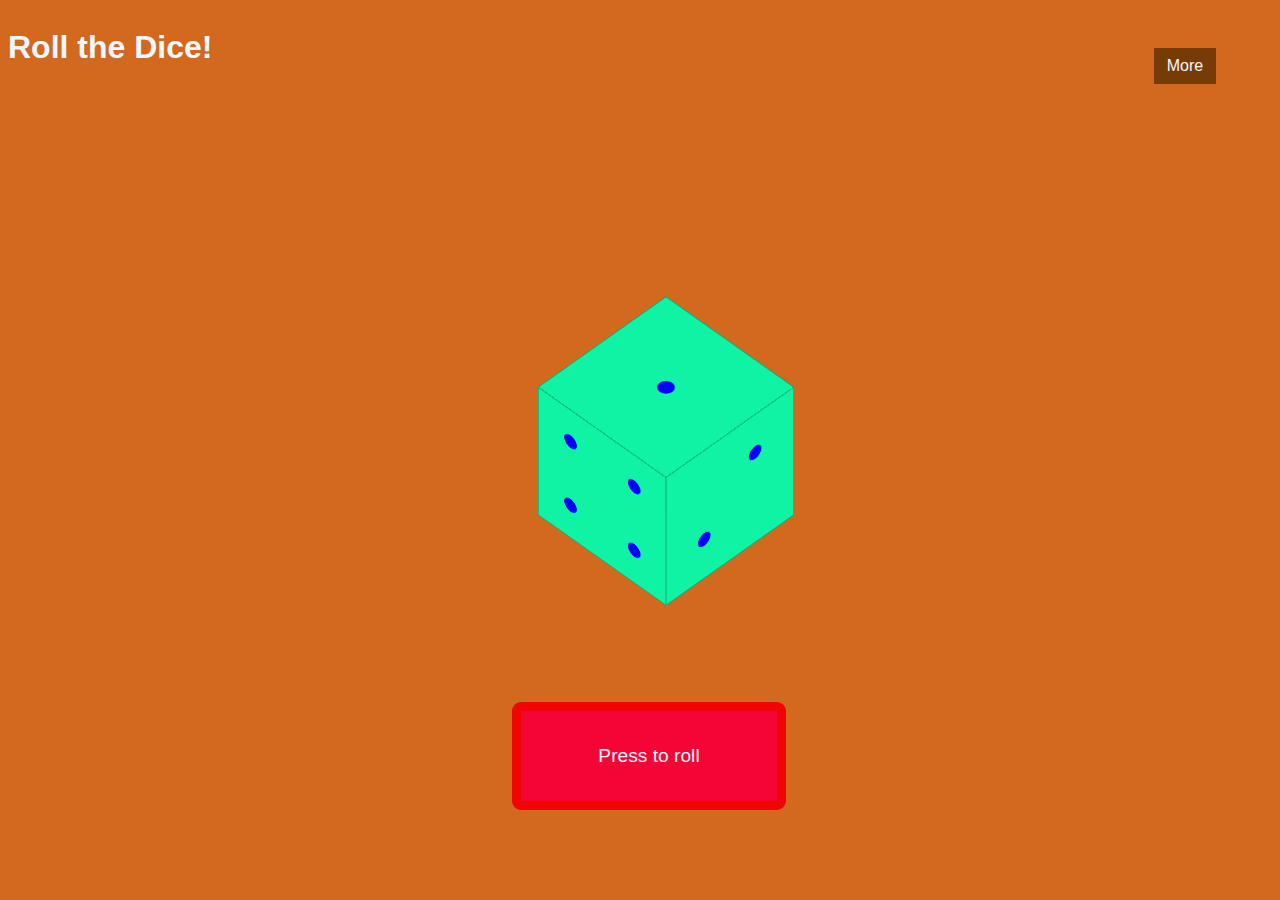
<file: index.html>
<!DOCTYPE html>
<html lang="en">
<head>
    <meta charset="UTF-8">
    <meta name="viewport" content="width=device-width, initial-scale=1.0">
    <link rel="stylesheet" href="index-styles.css" type="text/css">
    <title>Dice</title>
</head>
<body>
    <div class="menu">
        <span>More</span>
        <div class="hovered-menu">
            <a href="history.html">History</a>
            <a href="buy.html">Buy</a>
            <a href="about.html">About</a>
        </div>
    </div>
    <h1>Roll the Dice!</h1>
    <div id = "dice">
        <div class = "front">
            <span></span>
            
        </div>
        <div class = "back">
            <span></span>
            <span></span>
            <span></span>
            <span></span>
            <span></span>
            <span></span>
        </div>
        <div class = "left">
            <span></span>
            <span></span>
            <span></span>
            <span></span>
            <span></span>
        </div>
        <div class = "right">
            <span></span>
            <span></span>

        </div>
        <div class = "top">
            <span></span>
            <span></span>
            <span></span>

        </div>
        <div class = "bottom">
            <span></span>
            <span></span>
            <span></span>
            <span></span>

        </div>
    </div>
    
    <div id="button">
        Press to roll
    </div>
    <script src = "buttonScript.js"></script>
</body>
</html>
</file>
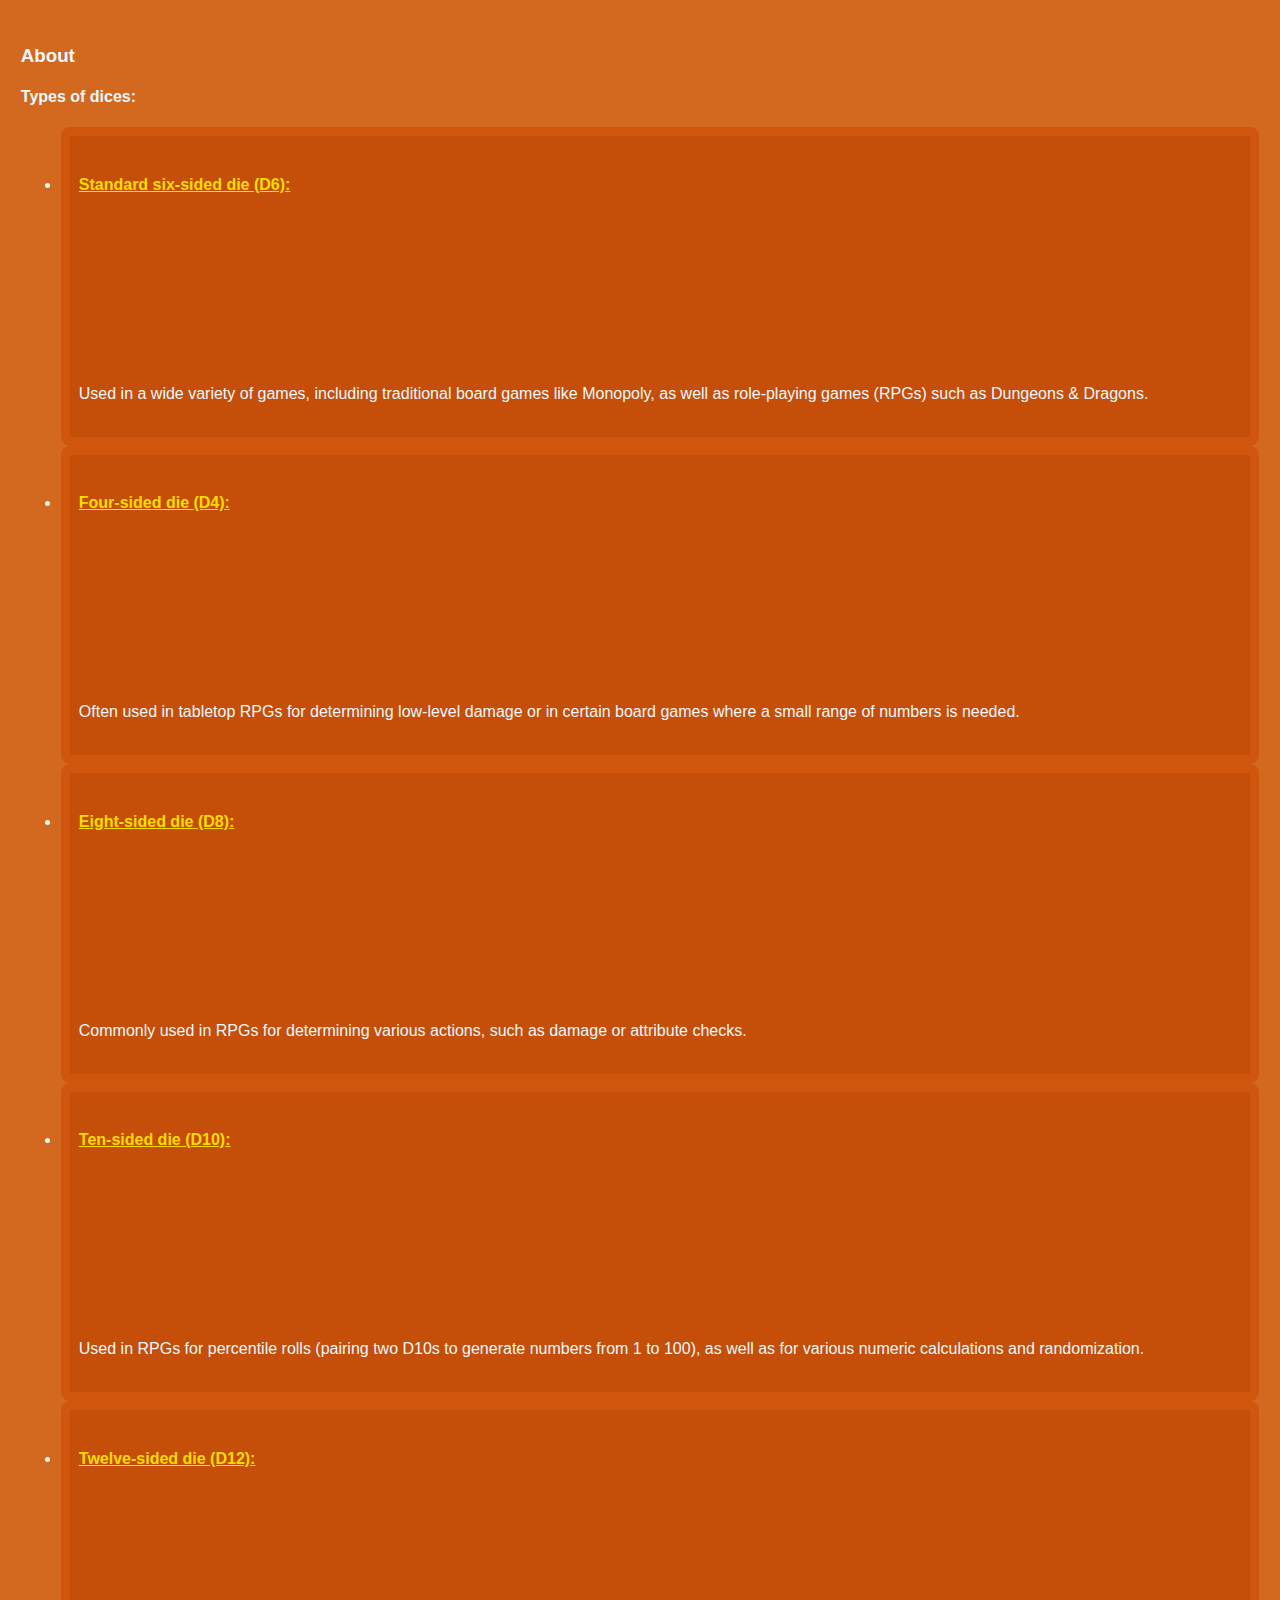
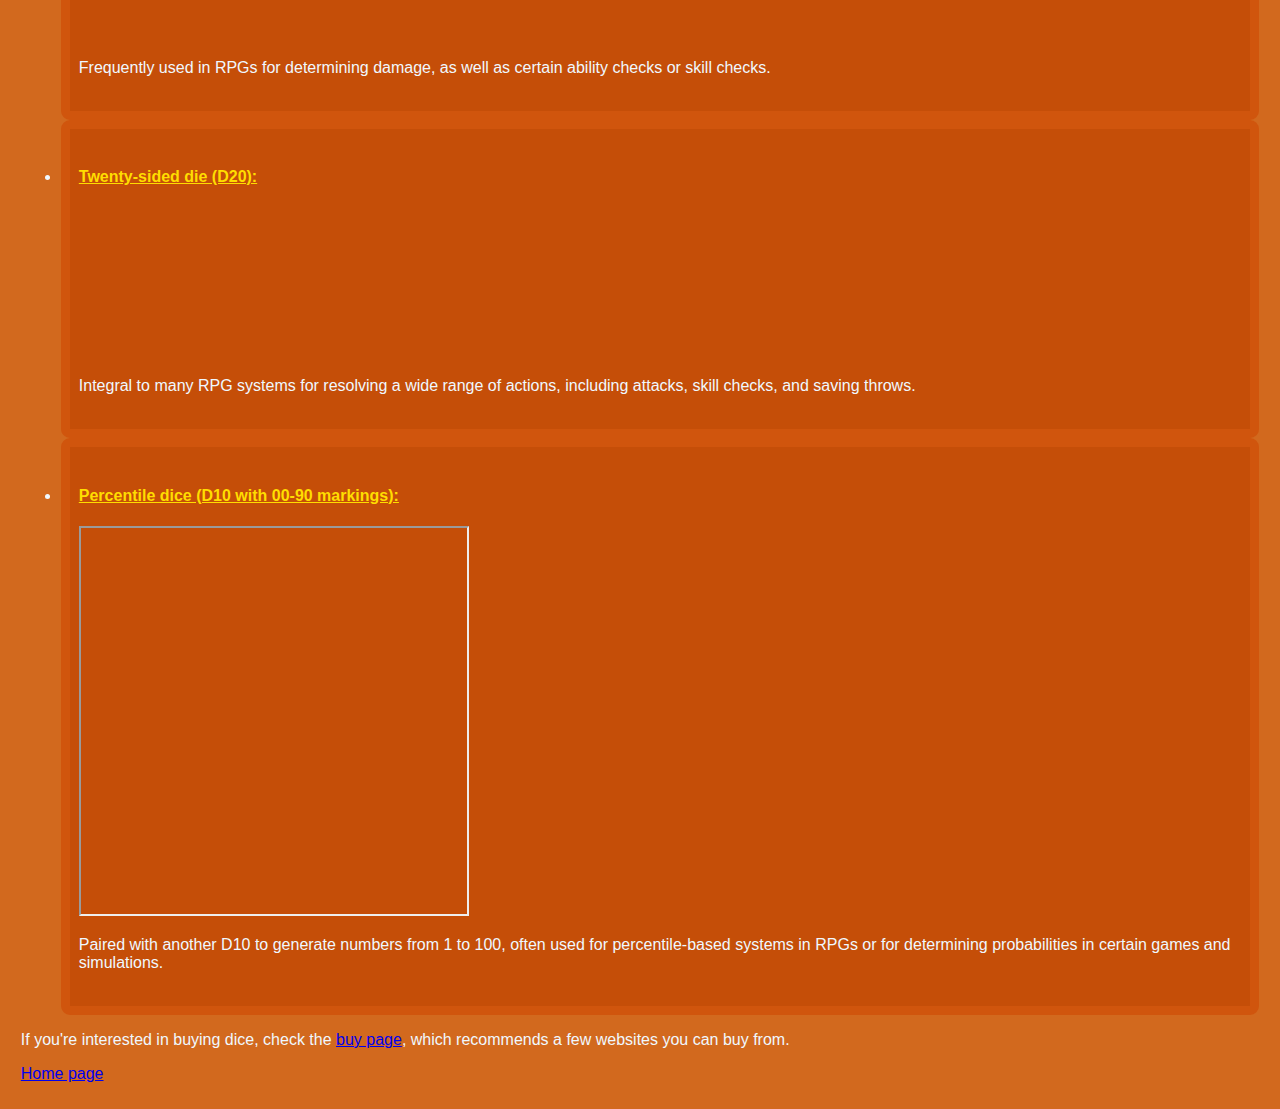
<file: about.html>
<!DOCTYPE html>
<html lang="en">
<head>
    <meta charset="UTF-8">
    <meta name="viewport" content="width=device-width, initial-scale=1.0">
    <link rel="stylesheet" href="about-styles.css" type="text/css">
    <title>About</title>
</head>
<body>
        <h3>About</h3>
        <section class="types">
            <h4>Types of dices:</h4>
            <ul>
                <li>
                  <h4>Standard six-sided die (D6):</h4>
                  <iframe title="Dice" frameborder="0" allowfullscreen mozallowfullscreen="true" webkitallowfullscreen="true" allow="autoplay; fullscreen; xr-spatial-tracking" xr-spatial-tracking execution-while-out-of-viewport execution-while-not-rendered web-share src="https://sketchfab.com/models/d796ac8f56db4dc78ed18be534939225/embed"> </iframe>
                  <p>Used in a wide variety of games, including traditional board games like Monopoly, as well as role-playing games (RPGs) such as Dungeons & Dragons.</p>
                </li>
                <li>
                  <h4>Four-sided die (D4):</h4>
                  <iframe title="4-sided Die" frameborder="0" allowfullscreen mozallowfullscreen="true" webkitallowfullscreen="true" allow="autoplay; fullscreen; xr-spatial-tracking" xr-spatial-tracking execution-while-out-of-viewport execution-while-not-rendered web-share src="https://sketchfab.com/models/d7bdee9b0588444195fe797cfab8f9b5/embed"> </iframe>
                  <p>Often used in tabletop RPGs for determining low-level damage or in certain board games where a small range of numbers is needed.</p>
                </li>
                <li>
                  <h4>Eight-sided die (D8):</h4>
                  <iframe title="8-sided Die" frameborder="0" allowfullscreen mozallowfullscreen="true" webkitallowfullscreen="true" allow="autoplay; fullscreen; xr-spatial-tracking" xr-spatial-tracking execution-while-out-of-viewport execution-while-not-rendered web-share src="https://sketchfab.com/models/2def88c864914a78b4da368893c6aa25/embed"> </iframe>
                  <p>Commonly used in RPGs for determining various actions, such as damage or attribute checks.</p>
                </li>
                <li>
                  <h4>Ten-sided die (D10):</h4>
                  <iframe title="10-sided Die" frameborder="0" allowfullscreen mozallowfullscreen="true" webkitallowfullscreen="true" allow="autoplay; fullscreen; xr-spatial-tracking" xr-spatial-tracking execution-while-out-of-viewport execution-while-not-rendered web-share src="https://sketchfab.com/models/825360e600594eee903de60ab25c5660/embed"> </iframe>
                  <p>Used in RPGs for percentile rolls (pairing two D10s to generate numbers from 1 to 100), as well as for various numeric calculations and randomization.</p>
                </li>
                <li>
                  <h4>Twelve-sided die (D12):</h4>
                  <iframe title="12-sided Die" frameborder="0" allowfullscreen mozallowfullscreen="true" webkitallowfullscreen="true" allow="autoplay; fullscreen; xr-spatial-tracking" xr-spatial-tracking execution-while-out-of-viewport execution-while-not-rendered web-share src="https://sketchfab.com/models/756cf4add6eb4f9b86d4608816178a89/embed"> </iframe>
                  <p>Frequently used in RPGs for determining damage, as well as certain ability checks or skill checks.</p>
                </li>
                <li>
                  <h4>Twenty-sided die (D20):</h4>
                  <iframe title="20-sided Die" frameborder="0" allowfullscreen mozallowfullscreen="true" webkitallowfullscreen="true" allow="autoplay; fullscreen; xr-spatial-tracking" xr-spatial-tracking execution-while-out-of-viewport execution-while-not-rendered web-share src="https://sketchfab.com/models/043c05abbd424662857904ab04440005/embed"> </iframe> 
                  <p>Integral to many RPG systems for resolving a wide range of actions, including attacks, skill checks, and saving throws.</p>
                </li>
                <li>
                  <h4>Percentile dice (D10 with 00-90 markings):</h4>
                  <iframe title="Percentile Dice" src="https://cdn11.bigcommerce.com/s-70184/products/995/images/7393/d10-tens-dice-green__47653.1646427735.386.513.jpg?c=2" width="386" height="386"></iframe>
                  <p>Paired with another D10 to generate numbers from 1 to 100, often used for percentile-based systems in RPGs or for determining probabilities in certain games and simulations.</p>
                </li>
              </ul>   
        </section>
        
  <footer>
    <p>If you're interested in buying dice, check the <a href="buy.html">buy page</a>, 
      which recommends a few websites you can buy from.</p>
      <a href="index.html">Home page</a>
  </footer> 
       
</body>
</html>
</file>
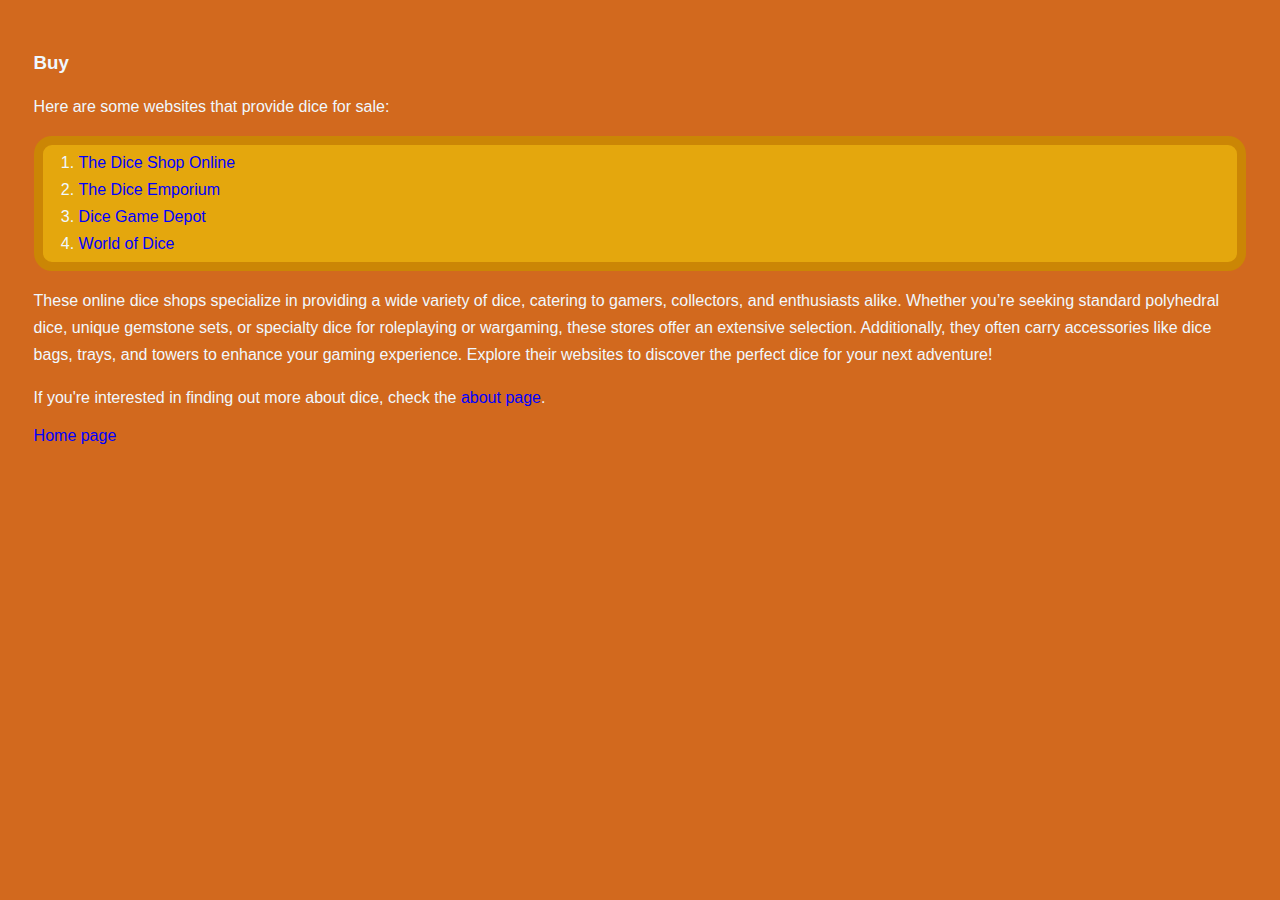
<file: buy.html>
<!DOCTYPE html>
<html lang="en">
<head>
    <meta charset="UTF-8">
    <meta name="viewport" content="width=device-width, initial-scale=1.0">
    <link rel="stylesheet" href="buy-styles.css">
    <title>Buy</title>
</head>
<body>
    <header>
        <h3>Buy</h3>
        <p>Here are some websites that provide dice for sale:</p>
    
    </header>
    <section class="websites">
        <ol>
            <li>
                <a href="https://www.thediceshoponline.com/" target="_blank">The Dice Shop Online</a>
            </li>
            <li>
                <a href="https://www.diceemporium.com/" target="_blank">The Dice Emporium</a>
            </li>
            <li>
                <a href="https://www.dicegamedepot.com/" target="_blank">Dice Game Depot</a>
            </li>
            <li>
                <a href="https://worldofdice.de/en">World of Dice</a>
            </li>
        </ol>
    </section>
    <section class="description">
        <p>These online dice shops specialize in providing a wide variety of dice, 
            catering to gamers, collectors, and enthusiasts alike. 
            Whether you’re seeking standard polyhedral dice, unique 
            gemstone sets, or specialty dice for roleplaying or wargaming,
             these stores offer an extensive selection. 
             Additionally, they often carry accessories like dice bags, 
             trays, and towers to enhance your gaming experience. Explore 
             their websites to discover the perfect dice for your next 
             adventure!</p>
    </section>
    <footer>
        <p>If you're interested in finding out more about dice, check the <a href="about.html">about page</a>.</p>
        <a href="index.html">Home page</a>
    </footer>



</body>
</html>
</file>
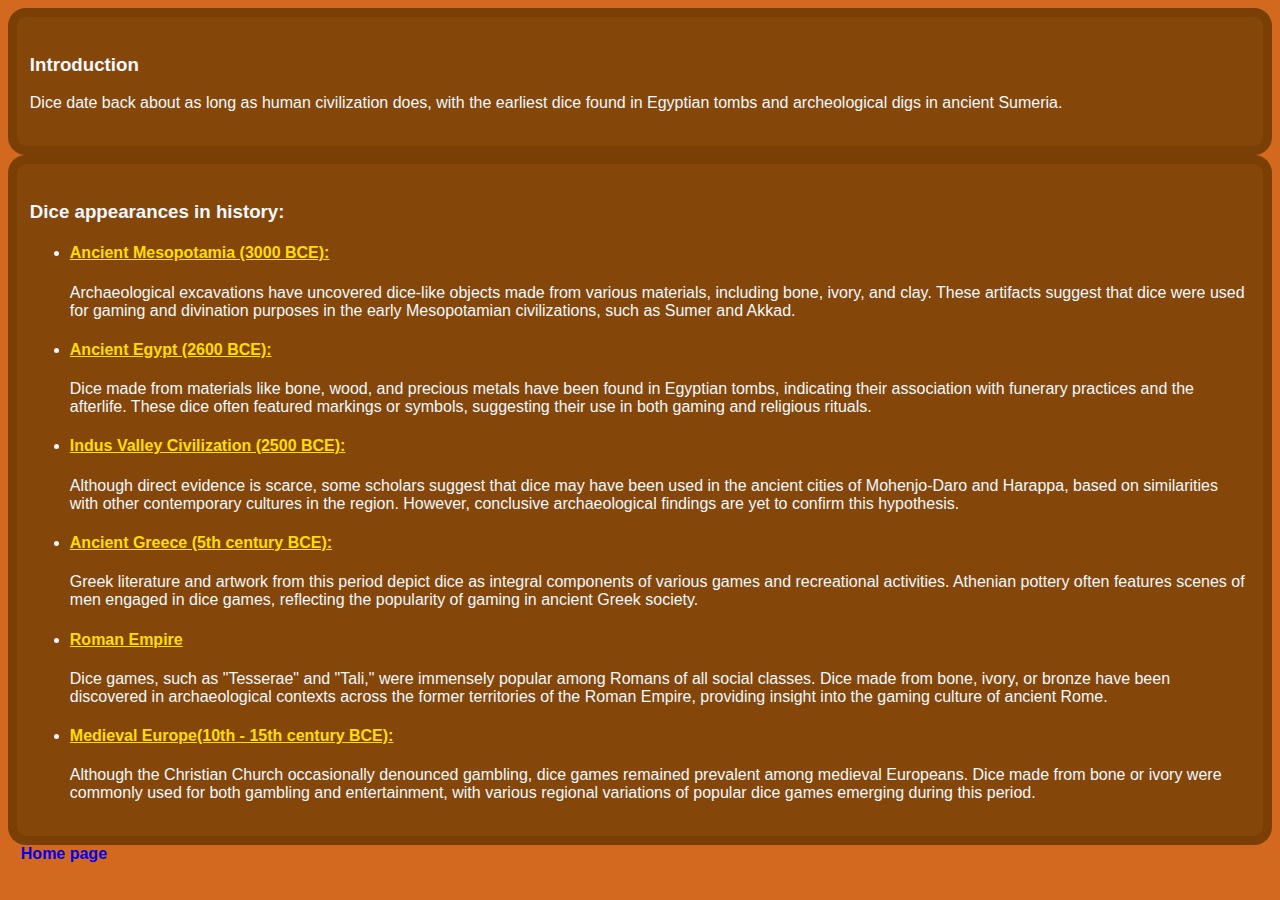
<file: history.html>
<!DOCTYPE html>
<html lang="en">
<head>
    <meta charset="UTF-8">
    <meta name="viewport" content="width=device-width, initial-scale=1.0">
    <link rel="stylesheet" href="history-styles.css" type="text/css">
    <title>The History of the Dice</title>
</head>
<body>
    <section class="intro">
        <h3>Introduction</h3>
        <p>
            Dice date back about as long as human civilization does, 
            with the earliest dice found in Egyptian tombs and archeological 
            digs in ancient Sumeria.
        </p>
    </section>
    <section class="appearances">
        <h3>Dice appearances in history:</h3>
        <ul>
        
            <li>
                <h4>Ancient Mesopotamia (3000 BCE):</h4>
                <p>Archaeological excavations have uncovered dice-like objects made from various materials, 
                including bone, ivory, and clay. 
                These artifacts suggest that dice were used for gaming and divination purposes in the early 
                Mesopotamian civilizations, such as Sumer and Akkad.
                </p>
            </li>
            <li>
                <h4>Ancient Egypt (2600 BCE):</h4>
                <p>
                    Dice made from materials like bone, wood, 
                    and precious metals have been found in 
                    Egyptian tombs, indicating their association 
                    with funerary practices and the afterlife. 
                    These dice often featured markings or symbols, 
                    suggesting their use in both gaming and religious rituals. 
                </p>
            </li>
            <li>
                <h4>Indus Valley Civilization (2500 BCE):</h4>
                <p>
                    Although direct evidence is scarce, some scholars 
                    suggest that dice may have been used in the 
                    ancient cities of Mohenjo-Daro and Harappa, 
                    based on similarities with other contemporary cultures 
                    in the region. However, conclusive archaeological 
                    findings are yet to confirm this hypothesis.
                </p>
            </li>
            <li>
                <h4>Ancient Greece (5th century BCE):</h4>
                <p>
                    Greek literature and artwork from this period depict dice 
                    as integral components of various games and 
                    recreational activities. Athenian pottery 
                    often features scenes of men engaged in 
                    dice games, reflecting the popularity of 
                    gaming in ancient Greek society.
                </p>
            </li>
            <li>
                <h4>Roman Empire</h4>
                <p>
                    Dice games, such as "Tesserae" and "Tali," were 
                    immensely popular among Romans of all social classes. 
                    Dice made from bone, ivory, or bronze 
                    have been discovered in archaeological 
                    contexts across the former territories of 
                    the Roman Empire, providing insight into the 
                    gaming culture of ancient Rome.
                </p>
            </li>
            <li>
                <h4>Medieval Europe(10th - 15th century BCE):</h4>
                <p>
                    Although the Christian Church occasionally denounced gambling, 
                    dice games remained prevalent among medieval Europeans. 
                    Dice made from bone or ivory were commonly used for both 
                    gambling and entertainment, with various regional 
                    variations of popular dice games emerging 
                    during this period.
                </p>
            </li>
        </ul>
    </section>
    <footer>
        <a href="index.html">Home page</a>
    </footer>
</body>
</html>
</file>
<file: index-styles.css>
body {
    background-color: chocolate;
    font-family: Arial, Helvetica, sans-serif;
    display: flex;
   align-items: center; 
   color:aliceblue;
}

h1 {
    color:aliceblue;

}

span {
    background-color: #773c06;
    margin: 0;
}

#dice {
    width: 20vh;
    height: 20vh;
    transform-style: preserve-3d;
    transform: rotateX(45deg) rotateZ(45deg);  
    position:absolute;
    top:40vh;

    animation-name: rotation;
    animation-duration: 3s;
    animation-iteration-count: infinite;
    animation-timing-function: linear;
}

#dice > div {
    background-color: #11F3A4;
    position:absolute;
    width: 100%;
    height: 100%;
    display: flex;
    align-items: center;
    justify-content: center;
    border: 1px solid #05b276;
}

div > div > span {
    width: 2vh;
    height: 2vh;
    border-radius: 1vh;
    background-color: blue;
    position:absolute;
}


.front { /* 1*/
    background-color: #11F3A4;
    transform: translateZ(10vh);
     span {
        &:nth-child(1) {
            top: 9vh;
            left: 9vh;
        }
     }
}
.back { /*6*/
    transform: rotateY(180deg) translateZ(10vh);
    span {
        &:nth-child(1){
            top: 4vh;
            left: 4vh;
        }
        &:nth-child(2){
            top: 4vh;
            left: 9vh;
        }
        &:nth-child(3){
            top: 4vh;
            right: 4vh;
        }  
        &:nth-child(4){
            bottom: 4vh;
            left: 4vh;
        }
        &:nth-child(5){
            bottom: 4vh;
            left: 9vh;
        }
        &:nth-child(6){
            bottom: 4vh;
            right: 4vh;
        }
    }
}
.left { /*5*/
    transform: rotateY(-90deg) translateZ(10vh);
   span {
        &:nth-child(1){
            top:4vh;
            left: 4vh;
        }
        &:nth-child(2){
            top: 4vh;
            right: 4vh;
        }
        &:nth-child(3){
            bottom: 4vh;
            left: 4vh;  
        }
        &:nth-child(4){
            bottom: 4vh;
            right: 4vh;
        }
        &:nth-child(5) {
            top: 9vh;
            left: 9vh;
        }
    }
}
.right { /*2*/
    transform: rotateY(90deg) translateZ(10vh);
    span {
        
        &:nth-child(1) {
            top:5vh;
            left:5vh;
        }
        &:nth-child(2){
            bottom:5vh;
            right:5vh;
        }
    }
}
.top { /*3*/
    transform: rotateX(90deg) translateZ(10vh);
    span {
        &:nth-child(1){
            top: 4vh;
            left:4vh;
        }
        &:nth-child(2){
            top: 9vh;
            left: 9vh;
        }
        &:nth-child(3){
            bottom: 4vh;
            right: 4vh; 
        }
    }
}
.bottom { /*4*/
    transform: rotateX(-90deg) translateZ(10vh);
    span{
        &:nth-child(1){
            top:4vh;
            left: 4vh;
        }
        &:nth-child(2){
            top: 4vh;
            right: 4vh;
        }
        &:nth-child(3){
            bottom: 4vh;
            left: 4vh;
        }
        &:nth-child(4){
            bottom: 4vh;
            right: 4vh;
        }
    }
}



.menu > span {
    right:5vw;
    position:absolute;
    
        padding:1vh 1vw;
}


.hovered-menu {
    display: none;
    position:absolute;
    top:10vh;
    right: 5vw;
    background-color: #fb8a20;
    
    z-index: 1;
}
.hovered-menu a {
    padding: 1em 0.5em;
    display:block;
    border: 1px solid #773c06;
    color:#f6ba04;
}

.menu:hover .hovered-menu {
    display:block;
}
@keyframes rotation {
 
    0% {transform: rotateX(45deg) rotateY(0deg) rotateZ(45deg);}
    25% {transform: rotateX(45deg) rotateY(90deg) rotateZ(45deg);}
    50% {transform: rotateX(45deg) rotateY(180deg) rotateZ(45deg);}
    75% {transform: rotateX(45deg) rotateY(260deg) rotateZ(45deg);}   
    100% {transform: rotateX(45deg) rotateY(360deg) rotateZ(45deg);} 
}

#button {
    position:absolute;
    bottom: 10vh;
    left: 40vw;
    width: 20vw;
    height: 10vh;
    background-color:rgb(245, 5, 53);
    display: flex;
    justify-content: center;
    align-items: center;
    font-size: 1.2em;
    border: 1vh solid rgb(241, 4, 4);
    border-radius: 1vh;
}

#button:hover {
    background-color: rgb(246, 44, 44);
}
#button:active {
    background-color: rgb(220, 255, 47);
    border-color: rgb(249, 245, 9);
    color: rgb(17, 8, 101);
}


@keyframes roll-1 {
    0% {
        transform: rotate3d(0, 0, 0, 0);
    }
    10% {
        transform: rotate3d(1, 2, 2, 72deg);
    }
    15% {
        transform: rotate3d(1, 2, 2, 108deg);
    }
    22% {
        transform: rotate3d(1, 2, 2, 180deg);
    }
    30% {
        transform: rotate3d(1, 2, 2, 270deg);
    }
    34% {
        transform: rotate3d(1, 2, 2, 360deg);
    }
    45% {
        transform: rotate3d(1,2,2, 720deg);
    }
    46% {
        transform: rotate3d(0, 0, 0, 0deg);
    }
    90% {
        transform: rotate3d(0, 0, 0, 0deg);
    }
    100% {
        transform: rotateX(45deg) rotateZ(45deg);
    } 
}

@keyframes roll-2 {
    0% {
        transform: rotate3d(0, 0, 0, 0);
    }
    10% {
        transform: rotate3d(1, 2, 2, 72deg);
    }
    15% {
        transform: rotate3d(1, 2, 2, 108deg);
    }
    22% {
        transform: rotate3d(1, 2, 2, 180deg);
    }
    30% {
        transform: rotate3d(1, 2, 2, 270deg);
    }
    34% {
        transform: rotate3d(1, 2, 2, 360deg);
    }
    45% {
        transform: rotate3d(1,2,2, 720deg);
    }
    46% {
        transform: rotate3d(0, 1, 0, -90deg);
    }
    90% {
        transform: rotate3d(0, 1, 0, -90deg);
    }
    100% {
        transform: rotateX(45deg) rotateZ(45deg);
    } 
}

@keyframes roll-3 {
    0% {
        transform: rotate3d(0, 0, 0, 0);
    }
    10% {
        transform: rotate3d(1, 2, 2, 72deg);
    }
    15% {
        transform: rotate3d(1, 2, 2, 108deg);
    }
    22% {
        transform: rotate3d(1, 2, 2, 180deg);
    }
    30% {
        transform: rotate3d(1, 2, 2, 270deg);
    }
    34% {
        transform: rotate3d(1, 2, 2, 360deg);
    }
    45% {
        transform: rotate3d(1,2,2, 720deg);
    }
    46% {
        transform: rotate3d(1, 0, 0, -90deg);
    }
    90% {
        transform: rotate3d(1, 0, 0, -90deg);
    }
    100% {
        transform: rotateX(45deg) rotateZ(45deg);
    } 
}

@keyframes roll-4 {
    0% {
        transform: rotate3d(0, 0, 0, 0);
    }
    10% {
        transform: rotate3d(1, 2, 2, 72deg);
    }
    15% {
        transform: rotate3d(1, 2, 2, 108deg);
    }
    22% {
        transform: rotate3d(1, 2, 2, 180deg);
    }
    30% {
        transform: rotate3d(1, 2, 2, 270deg);
    }
    34% {
        transform: rotate3d(1, 2, 2, 360deg);
    }
    45% {
        transform: rotate3d(1,2,2, 720deg);
    }
    46% {
        transform: rotate3d(1, 0, 0, 90deg);
    }
    90% {
        transform: rotate3d(1, 0, 0, 90deg);
    }
    100% {
        transform: rotateX(45deg) rotateZ(45deg);
    } 
}

@keyframes roll-5 {
    0% {
        transform: rotate3d(0, 0, 0, 0);
    }
    10% {
        transform: rotate3d(1, 2, 2, 72deg);
    }
    15% {
        transform: rotate3d(1, 2, 2, 108deg);
    }
    22% {
        transform: rotate3d(1, 2, 2, 180deg);
    }
    30% {
        transform: rotate3d(1, 2, 2, 270deg);
    }
    34% {
        transform: rotate3d(1, 2, 2, 360deg);
    }
    45% {
        transform: rotate3d(1,2,2, 720deg);
    }
    46% {
        transform: rotate3d(0, 1, 0, 90deg);
    }
    90% {
        transform: rotate3d(0, 1, 0, 90deg);
    }
    100% {
        transform: rotateX(45deg) rotateZ(45deg);
    } 
}

@keyframes roll-6 {
    0% {
        transform: rotate3d(0, 0, 0, 0);
    }
    10% {
        transform: rotate3d(1, 2, 2, 72deg);
    }
    15% {
        transform: rotate3d(1, 2, 2, 108deg);
    }
    22% {
        transform: rotate3d(1, 2, 2, 180deg);
    }
    30% {
        transform: rotate3d(1, 2, 2, 270deg);
    }
    34% {
        transform: rotate3d(1, 2, 2, 360deg);
    }
    45% {
        transform: rotate3d(1,2,2, 720deg);
    }
    46% {
        transform: rotate3d(0, 1, 0, 180deg);
    }
    90% {
        transform: rotate3d(0, 1, 0, 180deg);
    }
    100% {
        transform: rotateX(45deg) rotateZ(45deg);
    } 
}



@media screen and (max-width: 1000px){
    #dice {
        left: 40vw;
    }

}
@media screen and (max-width: 600px) {
    #dice {
        left: 30vw;
    }
}

@media screen and (min-width: 1000px) {
    #dice {
        left: 45vw;
    }
}
</file>
<file: about-styles.css>
body {
    font-family:Arial, Helvetica, sans-serif;
    background-color: chocolate;
    color:aliceblue;
    padding: 2vh 1vw;
}

li {
    
    h4 {
        font-weight: bold;
        text-decoration-line: underline;
        color:rgb(255, 221, 0);
    }

    background-color: rgb(197, 78, 8);
    padding: 2vh 1vh;
    border:1vh solid rgb(208, 85, 13);
    border-radius: 1vh;

    &:last-child {
        iframe {
            max-width:100%;
            max-height:100%;
        }
    }
}
</file>
<file: buy-styles.css>
body {
    background-color: chocolate;
    font-family: Arial, Helvetica, sans-serif;
    padding: 2vw;
    color:aliceblue;
}

a {
    color:blue;
    text-decoration: none;
}
li {
    padding-bottom: 1vh;
    &:last-child {
        padding-bottom: 0;
    }
}
ol {
    background-color: rgb(228, 167, 13);
    border: 1vh solid rgb(203, 134, 5);
    border-radius: 2vh;
    padding:1vh 4vh;
}
p {
    line-height: 3vh;
}
</file>
<file: history-styles.css>
body {
    font-family:Arial, Helvetica, sans-serif;
    background-color: chocolate;
    color:aliceblue;

}
section {
    background-color: rgb(133, 71, 9);
    border: 1vh solid rgb(122, 63, 4);
    border-radius: 2vh;
    padding: 2vh 1vw;


}
li {
    h4 {
        font-weight: bold;
        text-decoration-line: underline;
        color:rgb(255, 221, 0);
    }
}

a {
    text-decoration: none;
    padding: 1vh 1vw;
    font-weight: bold;
}
</file>
